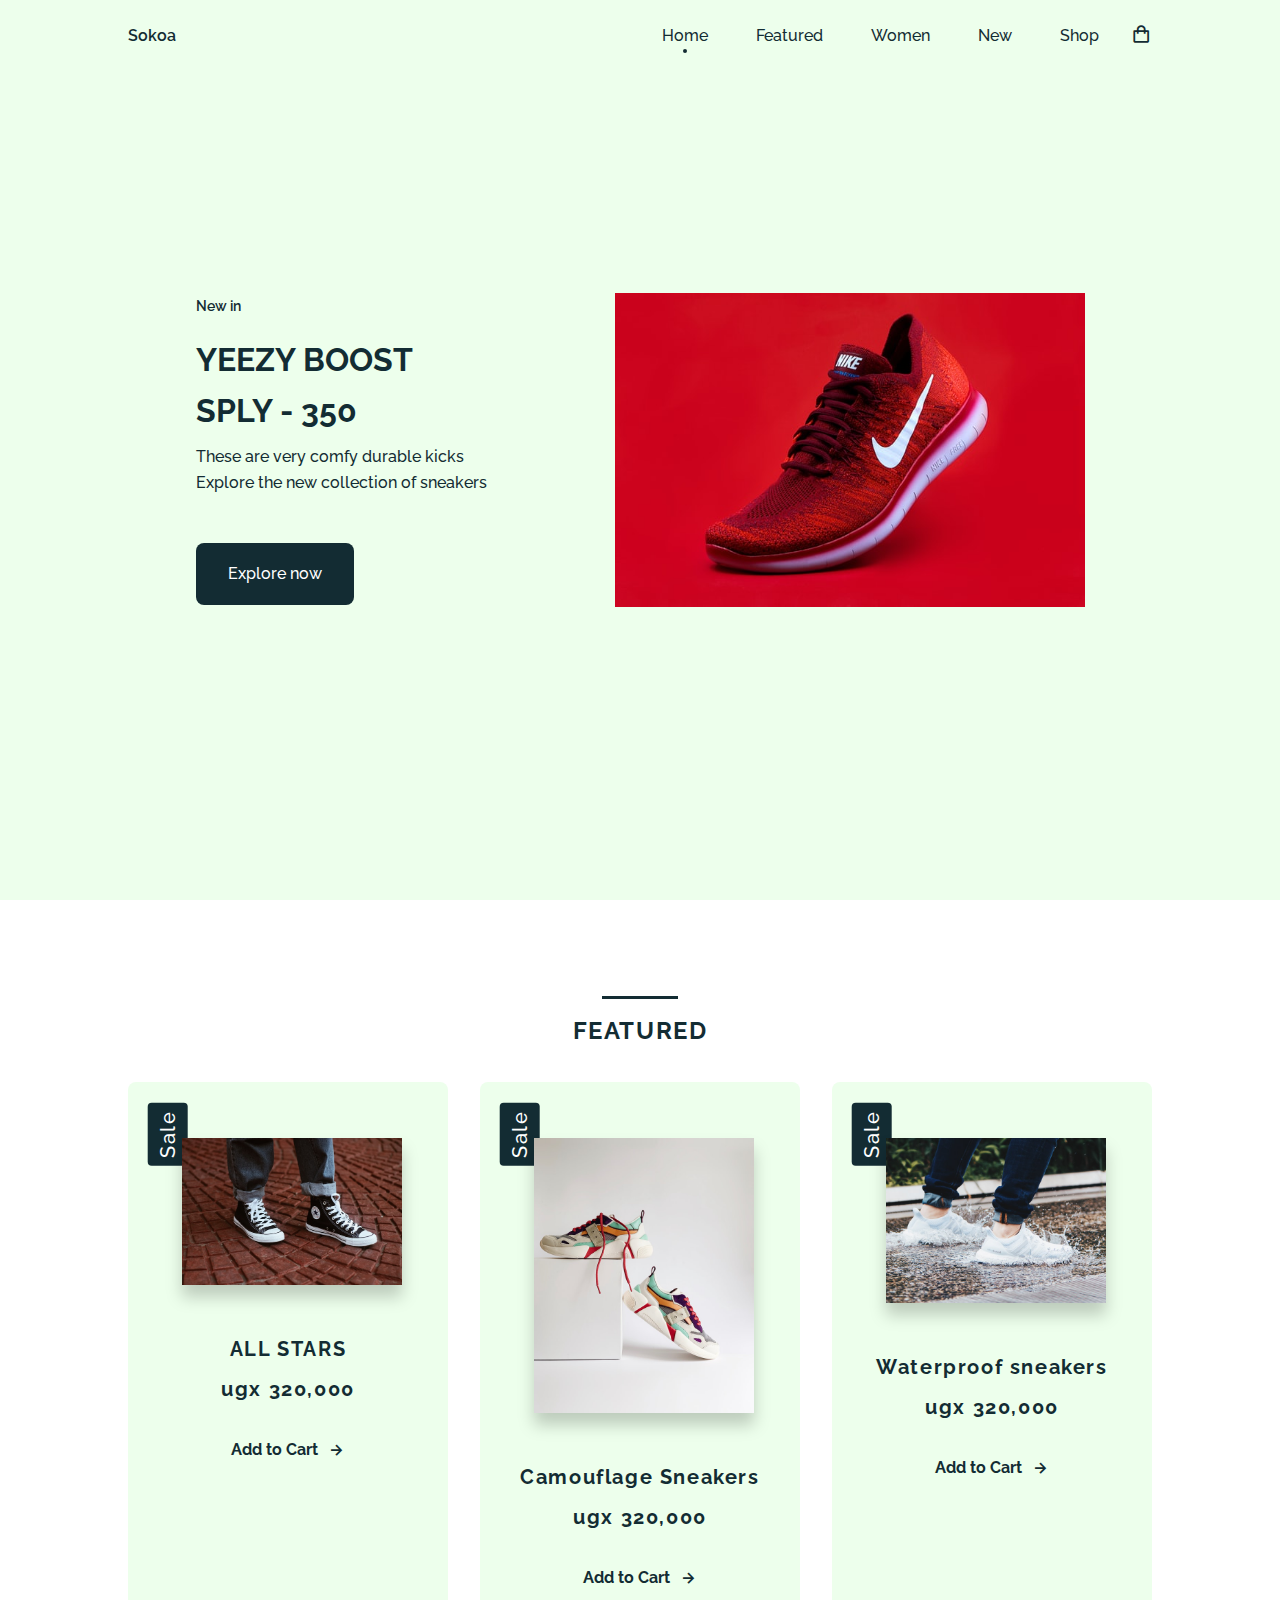
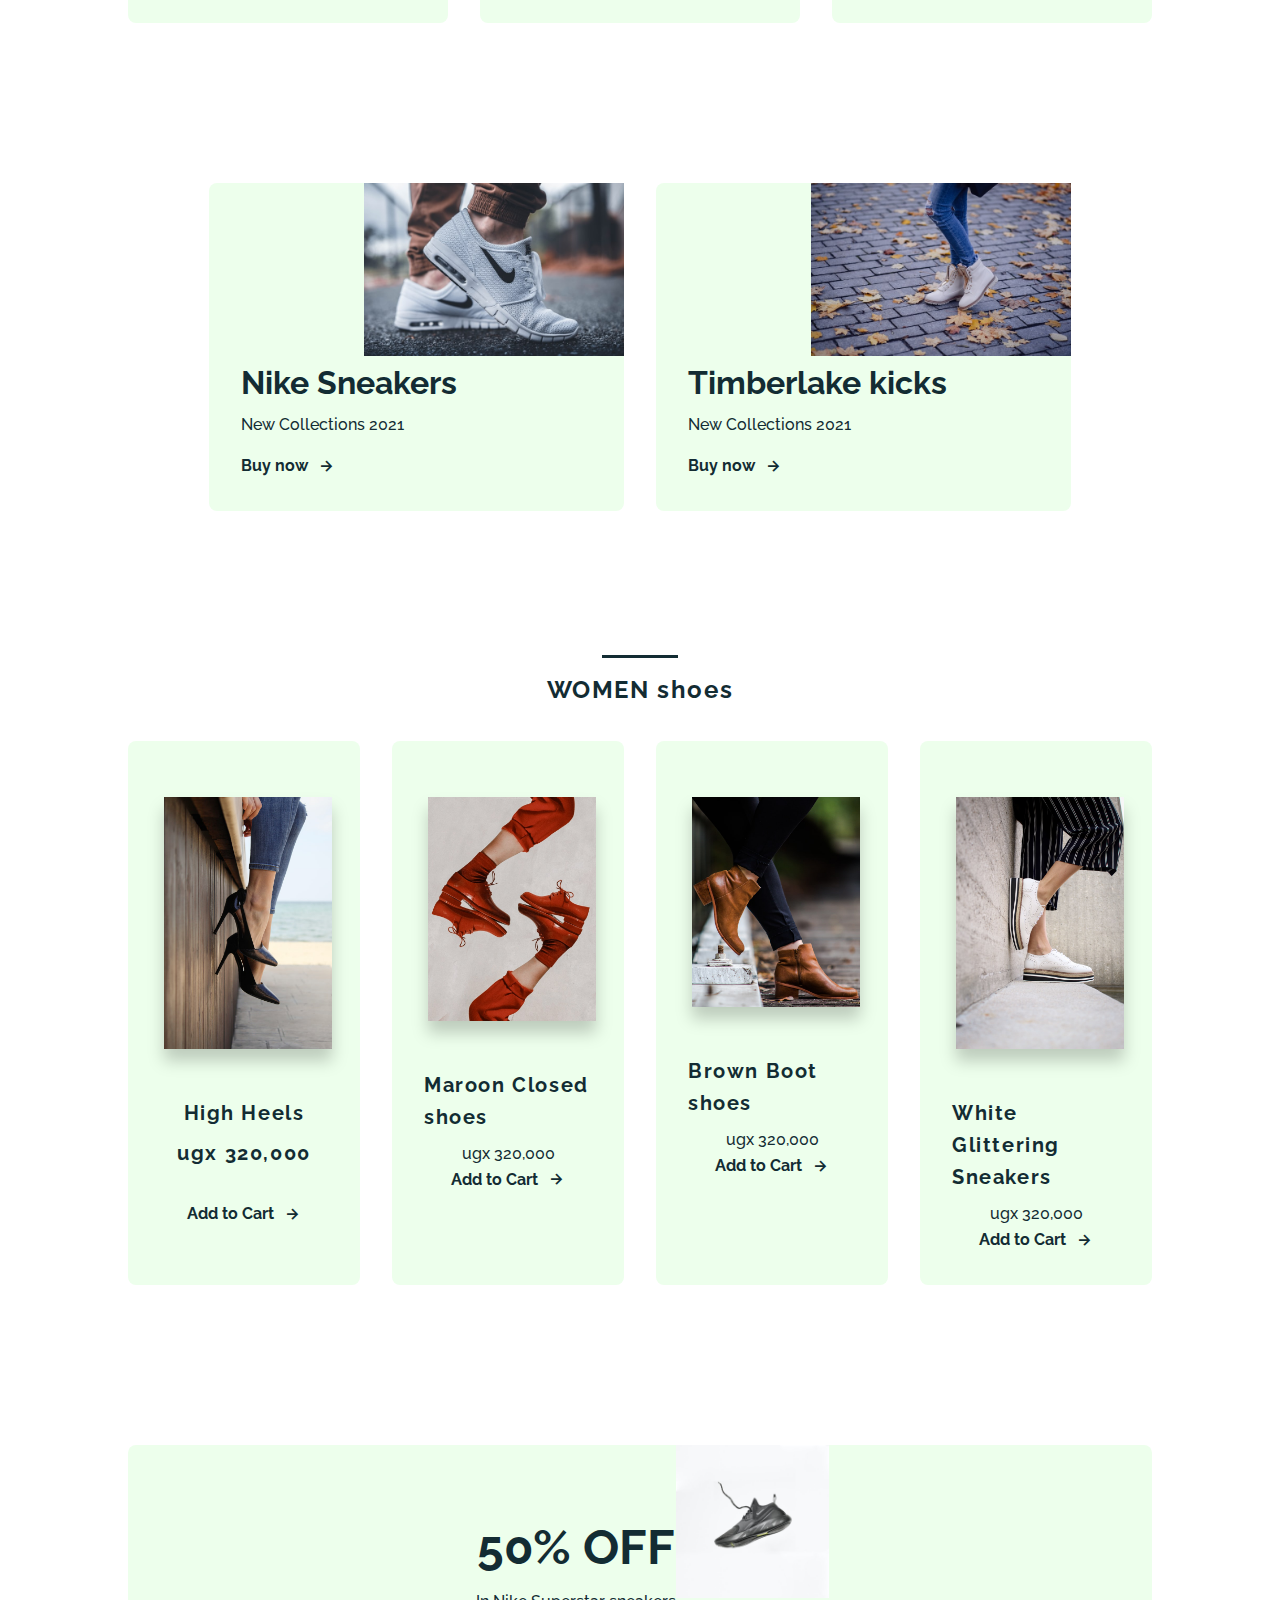
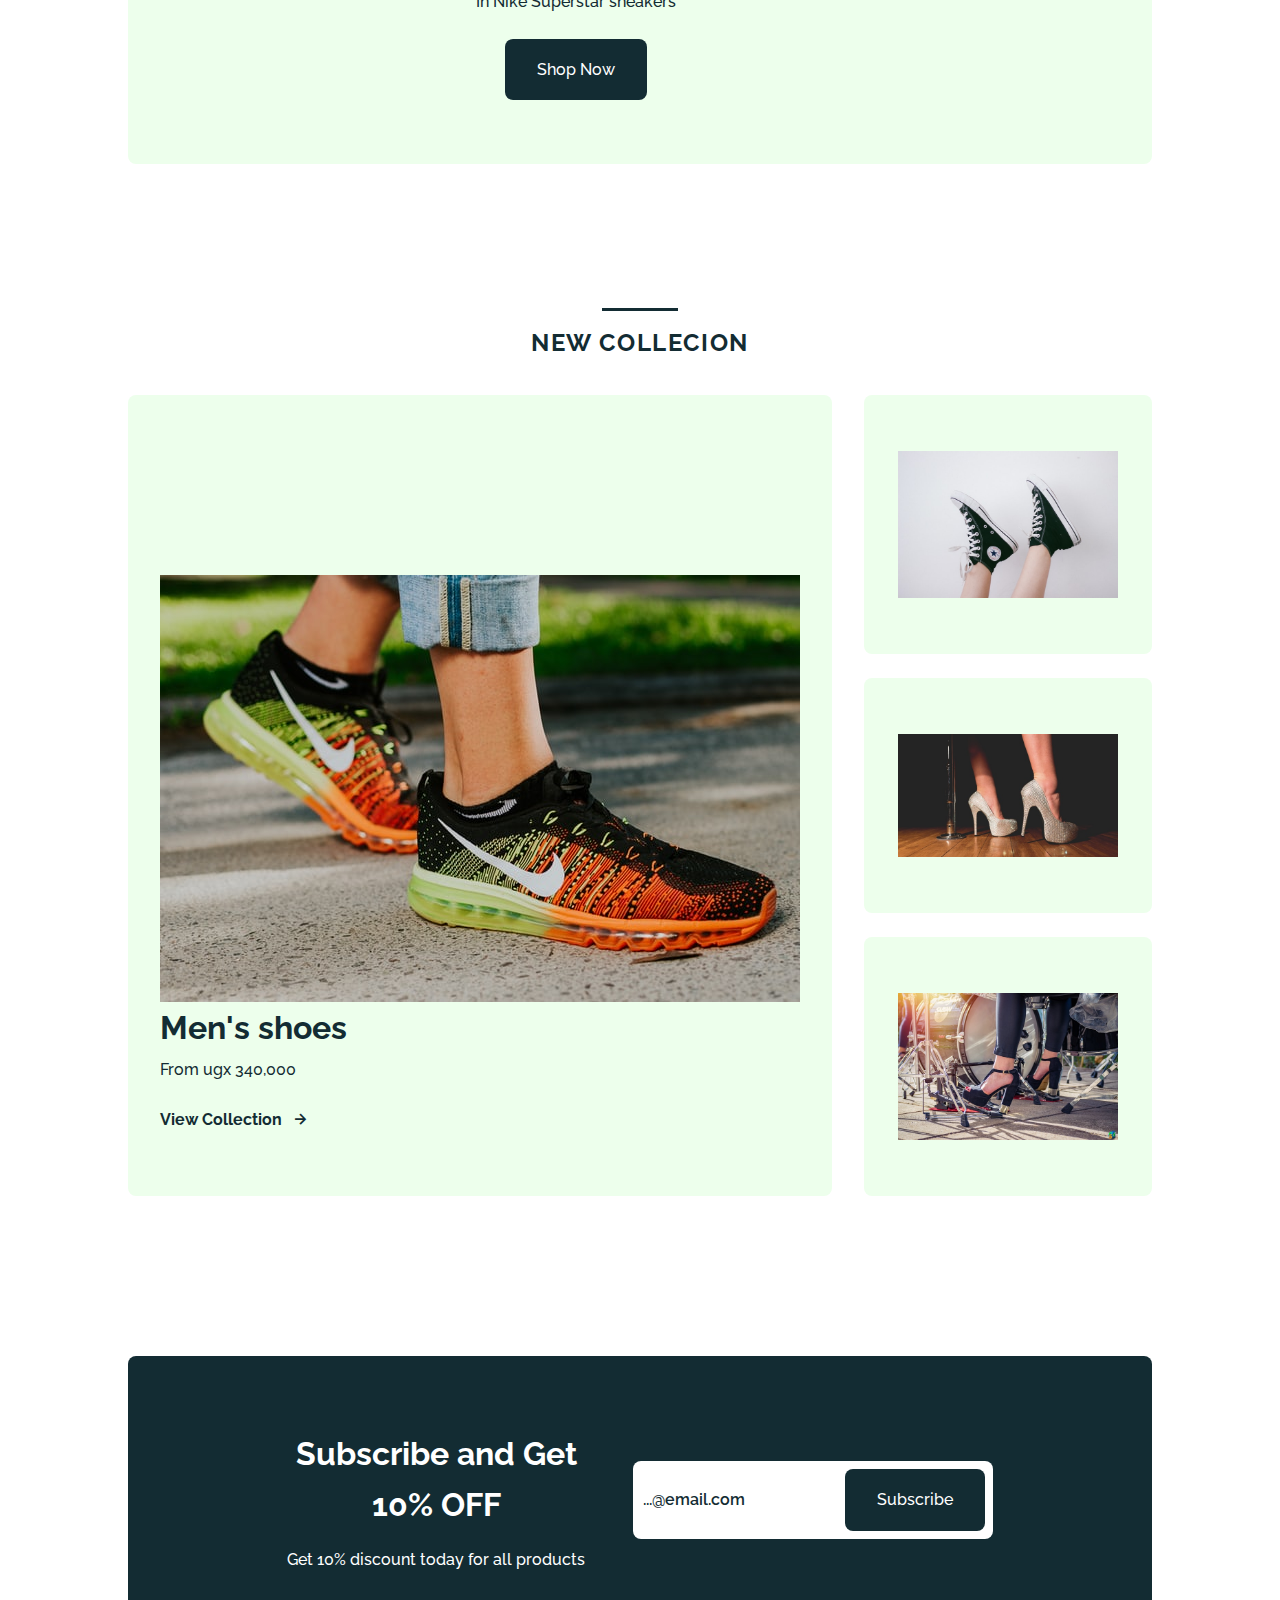
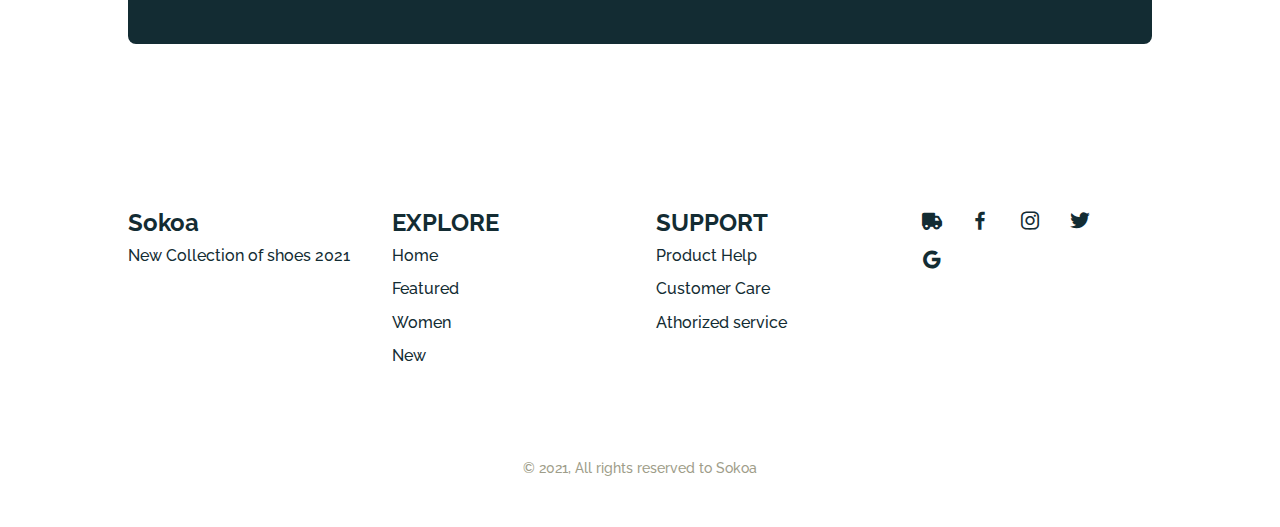
<file: index.html>
<!DOCTYPE html>
<html lang="en">
<head>
    <meta charset="UTF-8">
    <meta http-equiv="X-UA-Compatible" content="IE=edge">
    <meta name="viewport" content="width=device-width, initial-scale=1.0">
    <title>Ecommerce website</title>

    <!-- boxicons -->
    <link href="https://unpkg.com/boxicons@2.0.7/css/boxicons.min.css" rel="stylesheet">

    <!-- css -->
    <link rel="stylesheet" href="css/style.css">

</head>
<body>

    <!-- ===HEADER=== -->
    <header class="header" id="header">
        <nav class="nav bd-grid">
            <div class="nav__toggle" id="nav-toggle">
                 <i class="bx bxs-grid"></i>
            </div>

            <a href="#home" class="nav__logo">Sokoa</a>

            <div class="nav__menu" id="nav-menu">
                <ul class="nav__list">
                    <li class="nav__item"><a href="#home" class="nav__link active">Home</a></li>
                    <li class="nav__item"><a href="#featured" class="nav__link">Featured</a></li>
                    <li class="nav__item"><a href="#women" class="nav__link">Women</a></li>
                    <li class="nav__item"><a href="#new" class="nav__link">New</a></li>
                    <li class="nav__item"><a href="./shop.html" class="nav__link">Shop</a></li>
                </ul>
            </div>  

            <div class="nav__shop">
                <i class="bx bx-shopping-bag"></i>
            </div>

        </nav>
    </header>

    <!-- ===MAIN=== -->
    <main class="main">

        <!-- /* === HOME ===*/ -->
        <section class="home" id="home">
            <div class="home__container bd-grid">
                <div class="home__sneaker">
                    <!-- <div class="home__shape"></div> -->
                    <img src="img/shoes4.jpg" alt="red_sneaker" class="home__img">
                </div>

                <div class="home__data">
                    <span class="home__new">New in</span>
                    <h1 class="home__title">YEEZY  BOOST <br> SPLY - 350 </h1>
                    <p class="home__description">These are very comfy durable kicks <br> Explore the new collection of sneakers</p>
                    <a href="#" class="button">Explore now</a>
                </div>

            </div>
        </section>


        <!-- /* === FEATURED ===*/ -->
<section class="featured section" id="featured">

    <h2 class="section-title">FEATURED</h2>

    <div class="featured__container bd-grid">
        <article class="sneaker">
            <div class="sneaker__sale">Sale</div>
            <img src="img/shoes5.jpg" alt="" class="sneaker__img">
            <span class="sneaker__name">ALL STARS</span>
            <span class="sneaker__price">ugx 320,000</span>
            <a href="#" class="button-light">Add to Cart <i class="bx bx-right-arrow-alt button-icon"></i> </a>
        </article>

        <article class="sneaker">
            <div class="sneaker__sale">Sale</div>
            <img src="img/shoes6.jpg" alt="" class="sneaker__img">
            <span class="sneaker__name">Camouflage Sneakers</span>
            <span class="sneaker__price">ugx 320,000</span>
            <a href="#" class="button-light">Add to Cart <i class="bx bx-right-arrow-alt button-icon"></i> </a>
        </article>

        <article class="sneaker">
            <div class="sneaker__sale">Sale</div>
            <img src="img/shoes2.jpg" alt="" class="sneaker__img">
            <span class="sneaker__name">Waterproof sneakers</span>
            <span class="sneaker__price">ugx 320,000</span>
            <a href="#" class="button-light">Add to Cart <i class="bx bx-right-arrow-alt button-icon"></i> </a>
        </article>

    </div>

</section>


        <!-- /* === COLLECTION ===*/ -->
            <section class="collection section">
                <div class="collection__container bd-grid">
                    <div class="collection__card">
                        <div class="collection__data">
                            <h3 class="collection__name">Nike Sneakers</h3>
                            <p class="collection__description">New Collections 2021</p>
                            <a href="#" class="button-light">Buy now <i class="bx bx-right-arrow-alt button-icon"></i></a>
                        </div>

                        <img src="img/shoes8.jpg" alt="Stools for sale" class="collection__img">

                    </div>

                    <div class="collection__card">
                        <div class="collection__data">
                            <h3 class="collection__name">Timberlake kicks</h3>
                            <p class="collection__description">New Collections 2021</p>
                            <a href="#" class="button-light">Buy now <i class="bx bx-right-arrow-alt button-icon"></i></a>
                        </div>

                        <img src="img/shoes7.jpg" alt="Stools for sale" class="collection__img">

                    </div>

                </div>
            </section>


        <!-- /* === WOMEN SNEAKERS ===*/ -->
            <section class="women section" id="women">
                <h2 class="section-title">WOMEN shoes</h2>
                <div class="women__container bd-grid">
                    <article class="sneaker">
                        <img src="img/shoes1.jpg" alt="Female_shoes" class="sneaker__img rot">
                        <span class="sneaker__name">High Heels</span>
                        <span class="sneaker__price">ugx 320,000</span>
                        <a href="#" class="button-light">Add to Cart <i class="bx bx-right-arrow-alt button-icon"></i> </a>
                    </article>
            
                    <article class="sneaker">
                        <img src="img/shoes.jpg" alt="" class="sneaker__img">
                        <span class="sneaker__name">Maroon Closed shoes</span>
                        <span class="sneaker3__price">ugx 320,000</span>
                        <a href="#" class="button-light">Add to Cart <i class="bx bx-right-arrow-alt button-icon"></i> </a>
                    </article>

                    <article class="sneaker">
                        <img src="img/shoes3.jpg" alt="" class="sneaker__img">
                        <span class="sneaker__name">Brown Boot shoes</span>
                        <span class="sneaker3__price">ugx 320,000</span>
                        <a href="#" class="button-light">Add to Cart <i class="bx bx-right-arrow-alt button-icon"></i> </a>
                    </article>

                    <article class="sneaker">
                        <img src="img/shoes9.jpg" alt="" class="sneaker__img">
                        <span class="sneaker__name">White Glittering Sneakers</span>
                        <span class="sneaker3__price">ugx 320,000</span>
                        <a href="#" class="button-light">Add to Cart <i class="bx bx-right-arrow-alt button-icon"></i> </a>
                    </article>
            
                </div>

            </section>

        <!-- /* === OFFER ===*/ -->
            <section class="offer section">
                <div class="offer__container bd-grid">
                    <div class="offer__data">
                        <h3 class="offer__title">50% OFF</h3>
                        <p class="offer__description">In Nike Superstar sneakers</p>
                        <a href="#" class="button">Shop Now</a>
                    </div>

                    <img src="img/shoes10.jpg" alt="Nike black shoes" class="offer__img">

                </div>
            </section>

        <!-- /* === NEW COLLECTION ===*/ -->
            <section class="new section" id="new">
                <h2 class="section-title">NEW COLLECION</h2>   
                <div class="new__container bd-grid">
                    <div class="new__mens">
                        <img src="img/shoes11.jpg" alt="rainbow shoe" class="new__men-img">
                        <h3 class="new__title">Men's shoes</h3>
                        <span class="new__price">From ugx 340,000</span>
                        <a href="#" class="button-light">View Collection <i class="bx bx-right-arrow-alt button-icon"></i> </a>
                    </div>

                    <div class="new__sneaker">
                        <div class="new__sneaker-card">
                            <img src="img/shoes12.jpg" alt="" class="new__sneaker-img">
                            <div class="new__sneaker-overlay">
                                <a href="#" class="button">Add to Cart</a>
                            </div>
                        </div>

                        <div class="new__sneaker-card">
                            <img src="img/shoes13.jpg" alt="" class="new__sneaker-img">
                            <div class="new__sneaker-overlay">
                                <a href="#" class="button">Add to Cart</a>
                            </div>
                        </div>

                        <div class="new__sneaker-card">
                            <img src="img/shoes14.jpg" alt="" class="new__sneaker-img">
                            <div class="new__sneaker-overlay">
                                <a href="#" class="button">Add to Cart</a>
                            </div>
                        </div>

                    </div>

                </div>
            </section>


        <!-- /* ===  NEWSLETER ===*/ -->
            <section class="newsletter section">
                <div class="newsletter__container bd-grid">
                    <div>
                        <h3 class="newsletter__title">Subscribe  and Get <br> 10% OFF </h3>
                        <p class="newsletter__description">Get 10% discount today for all products</p>    
                    </div>

                    <form action="" class="newsletter__subscribe">
                        <input type="text" placeholder="...@email.com" class="newsletter__input">
                        <a href="#" class="button">Subscribe</a>
                    </form>

                </div>
            </section>



    </main>

    <!-- ===FOOTER=== -->

        <footer class="footer section">
            <div class="footer__container bd-grid">
                <div class="footer__box">
                    <h3 class="footer__title">Sokoa</h3>
                    <p class="footer__description">New Collection of shoes 2021</p>
                </div>

                <div class="footer__box">
                    <h3 class="footer__title">EXPLORE </h3>
                    <ul>
                        <li><a href="#home" class="footer__link">Home</a></li>
                        <li><a href="#featured" class="footer__link">Featured</a></li>
                        <li><a href="#women" class="footer__link">Women</a></li>
                        <li><a href="#new" class="footer__link">New </a></li>
                    </ul>
                </div>

                <div class="footer__box">
                    <h3 class="footer__title">SUPPORT</h3>
                    <ul>
                        <li><a href="#" class="footer__link">Product Help</a></li>
                        <li><a href="#" class="footer__link">Customer Care</a></li>
                        <li><a href="#" class="footer__link">Athorized service</a></li>
                    </ul>
                </div>

                <div class="footer__box">
                    <a href="#" class="footer__social"><i class='bx bxs-truck bx-fade-right' ></i></a>
                    <a href="#" class="footer__social"> <i class="bx bxl-facebook"></i> </a>
                    <a href="#" class="footer__social"> <i class="bx bxl-instagram"></i> </a>
                    <a href="#" class="footer__social"> <i class="bx bxl-twitter"></i> </a>
                    <a href="#" class="footer__social"> <i class="bx bxl-google"></i> </a>
                </div>


            </div>

            <!-- &#169; = &copy -->
            <p class="footer__copy">&copy; 2021, All rights reserved to Sokoa</p>

        </footer>

    <!-- js -->
    <script src="js/script.js"></script>

</body>
</html>
</file>
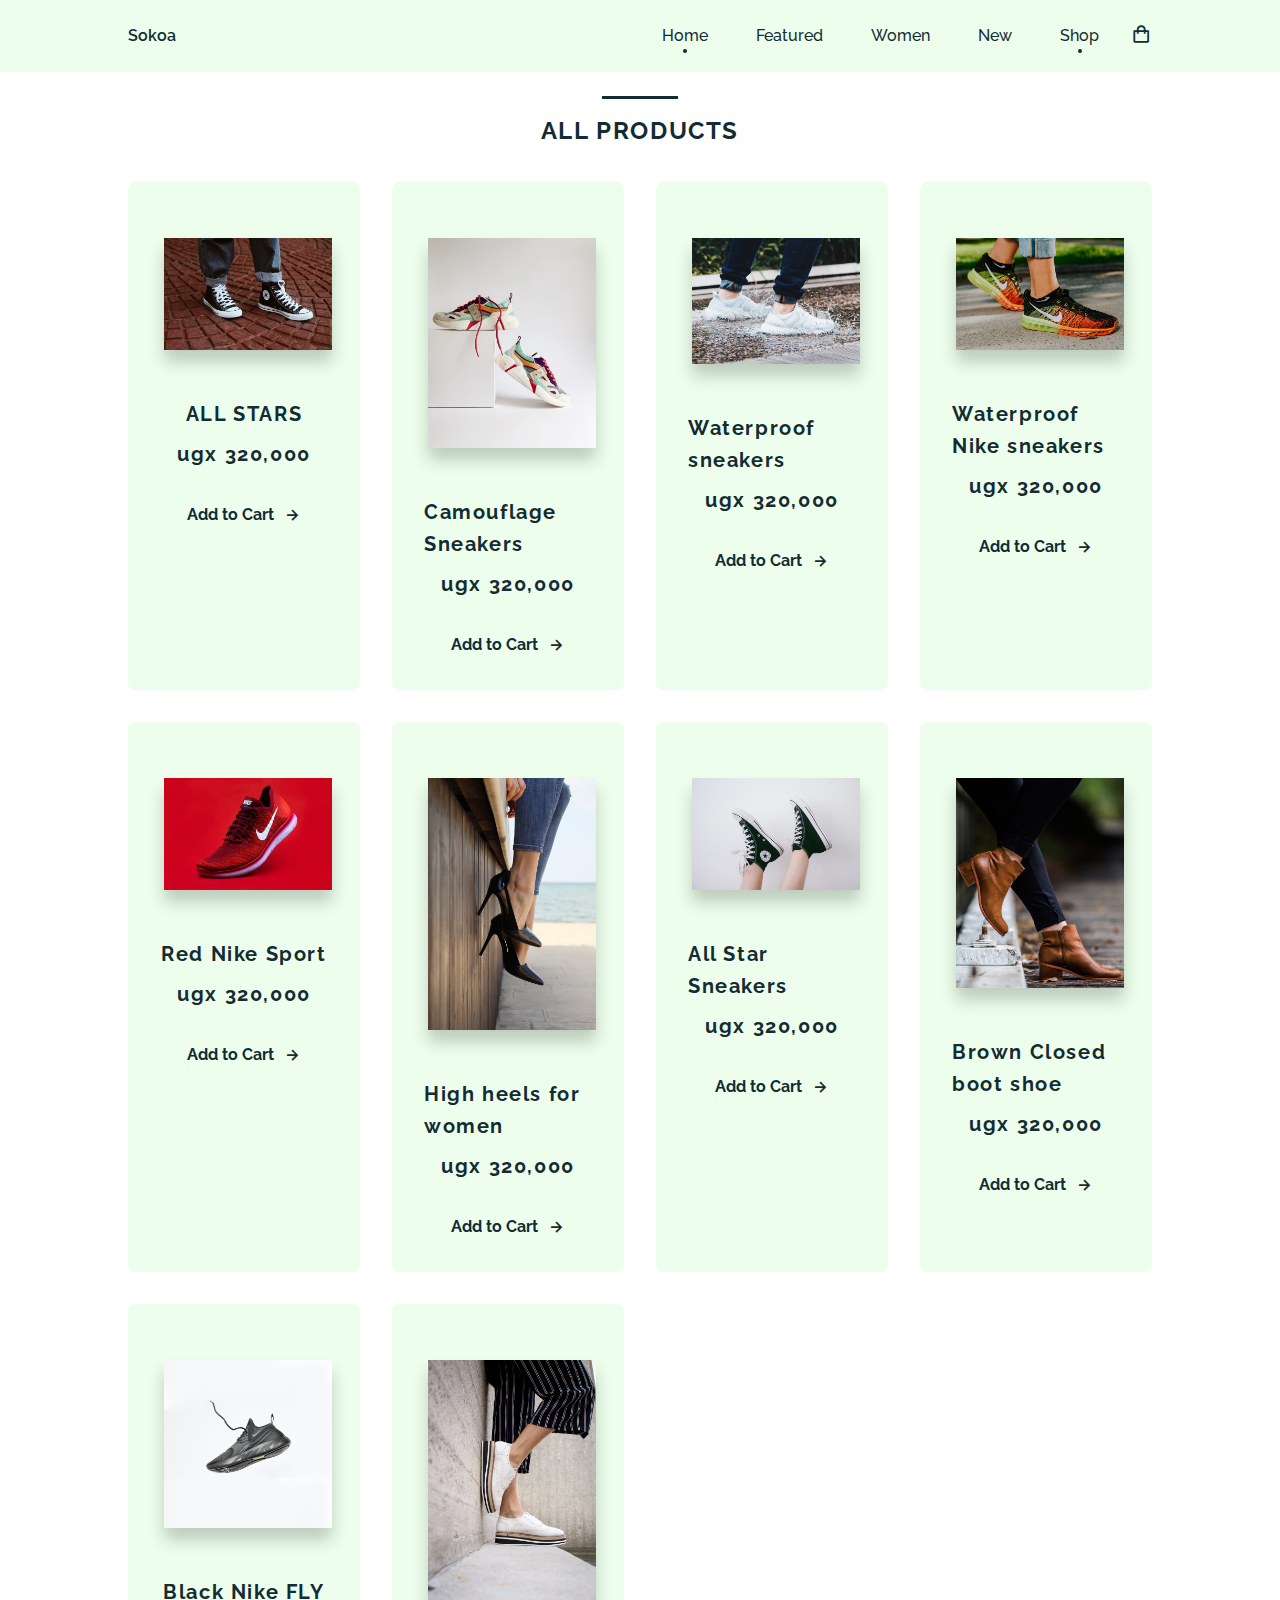
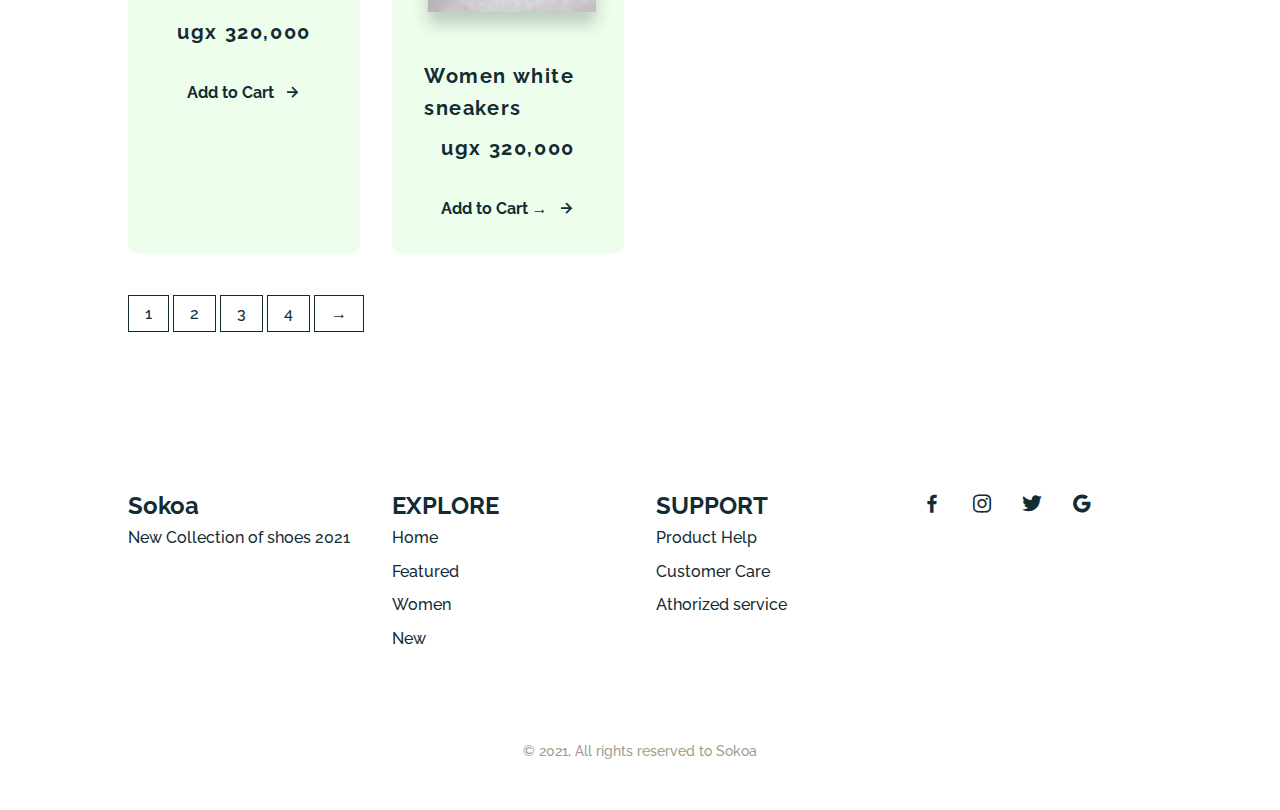
<file: shop.html>
<!DOCTYPE html>
<html lang="en">
<head>
    <meta charset="UTF-8">
    <meta http-equiv="X-UA-Compatible" content="IE=edge">
    <meta name="viewport" content="width=device-width, initial-scale=1.0">
    
    <!-- boxicons -->
    <link href="https://unpkg.com/boxicons@2.0.7/css/boxicons.min.css" rel="stylesheet">

    <!-- css -->
    <link rel="stylesheet" href="css/style.css">
    
    <title>Ecommerce website - Shop</title>
</head>
<body>
    
    <!-- === HEADER === -->
    <header class="header" id="header">

        <nav class="nav bd-grid">
            <div class="nav__toggle" id="nav-toggle">
                 <i class="bx bxs-grid"></i>
            </div>

            <a href="./index.html" class="nav__logo">Sokoa</a>

            <div class="nav__menu" id="nav-menu">
                <ul class="nav__list">
                    <li class="nav__item"><a href="./index.html" class="nav__link active">Home</a></li>
                    <li class="nav__item"><a href="./index.html#featured" class="nav__link">Featured</a></li>
                    <li class="nav__item"><a href="./index.html#women" class="nav__link">Women</a></li>
                    <li class="nav__item"><a href="./index.html#new" class="nav__link">New</a></li>
                    <li class="nav__item"><a href="#shop" class="nav__link active">Shop</a></li>
                </ul>
            </div>  

            <div class="nav__shop">
                <i class="bx bx-shopping-bag"></i>
            </div>

        </nav>

    </header>



    <!-- === ALL PRODUCTS === -->
    <main class="main">

<!-- === ALL PRODUCTS - from the featured section in the index.html === -->
        <section class="featured section" id="shop">

            <h2 class="section-title">ALL PRODUCTS</h2>
        
            <div class="featured__container bd-grid">
                <article class="sneaker">
                    <img src="img/shoes5.jpg" alt="" class="sneaker__img">
                    <span class="sneaker__name">ALL STARS</span>
                    <span class="sneaker__price">ugx 320,000</span>
                    <a href="#" class="button-light">Add to Cart <i class="bx bx-right-arrow-alt button-icon"></i> </a>
                </article>
        
                <article class="sneaker">
                    <img src="img/shoes6.jpg" alt="" class="sneaker__img">
                    <span class="sneaker__name">Camouflage Sneakers</span>
                    <span class="sneaker__price">ugx 320,000</span>
                    <a href="#" class="button-light">Add to Cart <i class="bx bx-right-arrow-alt button-icon"></i> </a>
                </article>
        
                <article class="sneaker">
                    <img src="img/shoes2.jpg" alt="" class="sneaker__img">
                    <span class="sneaker__name">Waterproof sneakers</span>
                    <span class="sneaker__price">ugx 320,000</span>
                    <a href="#" class="button-light">Add to Cart <i class="bx bx-right-arrow-alt button-icon"></i> </a>
                </article>

                <!-- <div class="hid"> -->
                    <article class="sneaker">
                        <img src="img/shoes11.jpg" alt="" class="sneaker__img">
                        <span class="sneaker__name">Waterproof Nike sneakers</span>
                        <span class="sneaker__price">ugx 320,000</span>
                        <a href="#" class="button-light">Add to Cart <i class="bx bx-right-arrow-alt button-icon"></i> </a>
                    </article>
            
                    <article class="sneaker">
                        <img src="img/shoes4.jpg" alt="" class="sneaker__img">
                        <span class="sneaker__name">Red Nike Sport</span>
                        <span class="sneaker__price">ugx 320,000</span>
                        <a href="#" class="button-light">Add to Cart <i class="bx bx-right-arrow-alt button-icon"></i> </a>
                    </article>
            
                    <article class="sneaker">
                        <img src="img/shoes1.jpg" alt="" class="sneaker__img">
                        <span class="sneaker__name">High heels for women</span>
                        <span class="sneaker__price">ugx 320,000</span>
                        <a href="#" class="button-light">Add to Cart <i class="bx bx-right-arrow-alt button-icon"></i> </a>
                    </article>
                <!-- </div> -->
        
                <!-- <div class="hid"> -->
                <article class="sneaker">
                    <img src="img/shoes12.jpg" alt="" class="sneaker__img">
                    <span class="sneaker__name">All Star Sneakers</span>
                    <span class="sneaker__price">ugx 320,000</span>
                    <a href="#" class="button-light">Add to Cart <i class="bx bx-right-arrow-alt button-icon"></i> </a>
                </article>

                <article class="sneaker">
                    <img src="img/shoes3.jpg" alt="" class="sneaker__img">
                    <span class="sneaker__name">Brown Closed boot shoe</span>
                    <span class="sneaker__price">ugx 320,000</span>
                    <a href="#" class="button-light">Add to Cart <i class="bx bx-right-arrow-alt button-icon"></i> </a>
                </article>
        
                <article class="sneaker">
                    <img src="img/shoes10.jpg" alt="" class="sneaker__img">
                    <span class="sneaker__name">Black Nike FLY</span>
                    <span class="sneaker__price">ugx 320,000</span>
                    <a href="#" class="button-light">Add to Cart <i class="bx bx-right-arrow-alt button-icon"></i> </a>
                </article>
                <!-- </div> -->
        
                <article class="sneaker">
                    <img src="img/shoes9.jpg" alt="" class="sneaker__img">
                    <span class="sneaker__name">Women white sneakers</span>
                    <span class="sneaker__price">ugx 320,000</span>
                    <a href="#" class="button-light">Add to Cart &#8594 <i class="bx bx-right-arrow-alt button-icon"></i> </a>
                </article>
            </div>
        
            <div class="sneaker__pages bd-grid">
                <div>
                    <span id="" class="sneaker__pag">1</span>
                    <span id="" class="sneaker__pag">2</span>
                    <span id="" class="sneaker__pag">3</span>
                    <span id="" class="sneaker__pag">4</span>
                    <span id="" class="sneaker__pag">&#8594</span>
                </div>
            </div>

        </section>
        

    </main>


    <!-- === FOOTER === -->
    <footer class="footer section">
        <div class="footer__container bd-grid">
            <div class="footer__box">
                <h3 class="footer__title">Sokoa</h3>
                <p class="footer__description">New Collection of shoes 2021</p>
            </div>

            <div class="footer__box">
                <h3 class="footer__title">EXPLORE </h3>
                <ul>
                    <li><a href="#home" class="footer__link">Home</a></li>
                    <li><a href="#featured" class="footer__link">Featured</a></li>
                    <li><a href="#women" class="footer__link">Women</a></li>
                    <li><a href="#new" class="footer__link">New </a></li>
                </ul>
            </div>

            <div class="footer__box">
                <h3 class="footer__title">SUPPORT</h3>
                <ul>
                    <li><a href="#" class="footer__link">Product Help</a></li>
                    <li><a href="#" class="footer__link">Customer Care</a></li>
                    <li><a href="#" class="footer__link">Athorized service</a></li>
                </ul>
            </div>

            <div class="footer__box">
                <a href="#" class="footer__social"> <i class="bx bxl-facebook"></i> </a>
                <a href="#" class="footer__social"> <i class="bx bxl-instagram"></i> </a>
                <a href="#" class="footer__social"> <i class="bx bxl-twitter"></i> </a>
                <a href="#" class="footer__social"> <i class="bx bxl-google"></i> </a>
            </div>


        </div>

        <!-- &#169; = &copy -->
        <p class="footer__copy">&copy; 2021, All rights reserved to Sokoa</p>

    </footer>


    <script src="js/script.js"></script>

</body>
</html>
</file>
<file: css/style.css>
/* ===GOOGLE FONTS===*/
@import url('https://fonts.googleapis.com/css2?family=Raleway&family=Roboto+Slab&display=swap');

 /* ===CSS VARIABLES===*/
:root{
    --header-height:3rem;



/* === font weight===*/
--font-medium: 500;
--font-semi-bold:600;
--font-bold:700;

/* === colors===*/
--dark-color: #132c33; /*#194350*/
--dark-color-light: #9e9d89;
--dark-color-lighten: #edffec;
--white-color: #FFFFFF;

/* === font and typography===*/
--body-font: 'Raleway', sans-serif;
--big-font-size : 1.25rem;
--bigger-font-size : 1.5rem; 
--biggest-font-size : 2rem;
--h2-font-size : 1.25rem;
--normal-font-size : .938rem;
--smallest-font-size : .813rem;

/* === margins ===*/
--mb-1: .5rem;
--mb-2: 1rem;
--mb-3: 1.5rem;
--mb-4: 2rem;
--mb-5: 2.5rem;
--mb-6: 3rem;


/* === z-index ===*/
--z-fixed: 100;

/* === rotate image ===*/
--rotate-img : rotate(-30deg);

} 

/* === media queries ===*/
@media screen and (min-width: 768px){
    :root{
        --big-font-size : 1.5rem;
        --bigger-font-size : 2rem; 
        --biggest-font-size : 3rem;
        --normal-font-size : 1rem;
        --smallest-font-size : .875rem;
    }
}


/* === BASE ===*/
*, ::before,::after {
    box-sizing: border-box;
}

html{
    scroll-behavior: smooth;
}

body{
    margin: var(--header-height) 0 0 0;
    font-family: var(--body-font);
    font-size: var(--normal-font-size);
    font-weight: var(--font-medium);
    color: var(--dark-color);
    line-height: 1.6;
}

h1,h2,h3,p,ul{
    margin: 0;
}

ul{
    padding: 0;
    list-style: none;
}

a{
    text-decoration: none;
    color: var(--dark-color);
}

img{
    max-width: 100%;
    height: auto;
    display: block;
}

/* === CLASS CSS ===*/
.section{
    padding: 5rem 0 2rem;
}

.section-title {
    position: relative;
    font-size: var(--big-font-size);
    margin-bottom: var(--mb-4);
    text-align: center;
    letter-spacing: .1rem;
}

.section-title::after{
    content: '';
    position: absolute;
    width: 56px;
    height: .18rem;
    top: -1rem;
    left: 0;
    right: 0;
    margin: auto;
    background-color: var(--dark-color);
}


/* === LAYOUT ===*/
.bd-grid{
    max-width: 1024px;
    display: grid;
    grid-template-columns: 100%;
    column-gap: 2rem;
    width: calc(100% - 2rem);
    margin-left: var(--mb-2);
    margin-right: var(--mb-2);
}

.header{
    width: 100%;
    position: fixed;
    top: 0;
    left: 0;
    z-index: var(--z-fixed);
    background-color: var(--dark-color-lighten);
}



/* === NAV ===*/
.nav{
    height: var(--header-height);
    display: flex;
    justify-content: space-between;
    align-items: center;
}

@media screen and (max-width: 768px){
    .nav__menu{
        position: fixed;
        top: var(--header-height);
        left: -100%;
        width: 70%;
        height: 100vh;
        padding: 2rem; 
        background-color: var(--white-color);
        transition: .5s;
    }
}

.nav__item{
    margin-bottom: var(--mb-4);
}

.nav__logo{
    font-weight: var(--font-semi-bold);
}

.nav__toggle, .nav__shop{
     font-size: 1.3rem;
     cursor: pointer;
}





/* === show menu ===*/
.show{
    left: 0;
}


/* === Active link ===*/
.active{
    position: relative;  
}

.active::before{
    content: '';
    position: absolute;
    bottom: -.5rem;
    left: 45%;
    width: 4px;
    height: 4px;
    background-color: var(--dark-color);
    border-radius: 50%;
}


/* === change color header ===*/
.scroll-header{
    background-color: var(--white-color);
    box-shadow: 0 2px 4px rgba(0, 0, 0, .1);
}



/* === HOME ===*/
.home{
    background-color: var(--dark-color-lighten);
    overflow: hidden;
}

.home__container {
    height: calc(100vh - var(--header-height));
}

.home__sneaker{
    position: relative;
    display: flex;
    justify-content: center;
    align-self: center;
}

/* 
will use this when I get a transparent background image
.home__shape{
    width: 220px;
    height: 220px;
    background-color: var(--dark-color);
    border-radius: 50%;
}
*/

.home__img{
    max-width: initial;
    /* width: 275px; */
    /* position: absolute; */
    /* top: -150px; */
    /* top: -5.5rem ; */
    /* margin-right: 200px; */
    /* border-radius: 50%; */
    /* transform: var(--rotate-img); */
} 

.home__new{
    display: block;
    font-size: var(--smallest-font-size);
    font-weight: var(--font-semi-bold);
    margin-bottom: var(--mb-2);
}

.home__title{
font-size: var(--bigger-font-size);
margin-bottom: var(--mb-1);
}

.home__description{
    margin-bottom: var(--mb-6);

}


/* BUTTONS */
.button{
    display: inline-block;
    background-color: var(--dark-color);
    color: var(--white-color);
    padding: 1.123rem 2rem;
    font-weight: var(--font-medium);
    border-radius: .5rem;
    transition: .3s;
}

.button:hover{
    transform: translateY(-.25rem);
}

.button-light{
    display: inline-flex;
    color: var(--dark-color);
    align-items: center;
    font-weight: var(--font-bold);
}

.button-icon{
    font-size:1.25rem ;
    margin-left: var(--mb-1);
    transition: .3s;
}

.button-light:hover   .button-icon{
    transform: translateX(.25rem);
}


/* === FEATURED ===*/
.featured__container{
    row-gap: 2rem;
    grid-template-columns: repeat(auto-fit, minmax(220px, 1fr));

}

.sneaker{
    position: relative;
    display: flex;
    flex-direction: column;
    align-items: center;
    padding: 2rem;
    background-color: var(--dark-color-lighten);
    border-radius: .5rem;
    transition: .3s;
}

.sneaker__sale{
    position: absolute;
    left: 0.5rem;
    background-color: var(--dark-color);
    color: var(--white-color);
    padding: .25rem .5rem;
    border-radius: .25rem;
    font-size: var(--h2-font-size);
    transform: rotate(-90deg);
    letter-spacing: .1rem ;
}

.sneaker__img{
    width: 220px;
    margin-top: var(--mb-3);
    margin-bottom: var(--mb-6);
    margin-left: var(--mb-1);
    /* transform: var(--rotate-img); */
    filter: drop-shadow(0 12px 8px rgba(0,0,0,.2));
}

.sneaker__name, .sneaker__price{
    font-size: var(--h2-font-size);
    letter-spacing: .1rem;
    font-weight: var(--font-bold);
}

.sneaker__name{
    margin-bottom: var(--mb-1);
}

.sneaker__price{
    margin-bottom: var(--mb-4);
}

.sneaker:hover{
    transform: translateY(-.5rem);
}

/* ==== SNEAKER PAGES IN the shop.html */
.sneaker__pages{
    margin-top: var(--mb-6);
}

.sneaker__pag{
    padding : .5rem 1rem;
    border: 1px solid var(--dark-color);
}

.sneaker__pag:hover{
    background-color: var(--dark-color);
    color: var(--white-color);
    cursor: pointer;
}

/* .hid{
    visibility: hidden;
} */




/* === COLLECTION ===*/
.collection__container{
    row-gap: 2rem;
    justify-content: center;
}

.collection__card{
    position: relative;
    display: flex;
    height: 328px;
    background-color: var(--dark-color-lighten);
    padding: 2rem;
    border-radius: .5rem;
    transition: .3s;
}

.collection__data{
    align-self: flex-end;
}

.collection__img{
    position: absolute;
    top: 0;
    right: 0;
    width: 230px;
}

.collection__name{
    font-size: var(--bigger-font-size);
    margin-bottom: .25rem;
}

.collection__description{
    margin-bottom: var(--mb-2);
}

.collection__card:hover{
    transition: translateY(-.5rem);
}


/* === WOMEN SHOES ===*/
.women__container{
    row-gap: 2rem;
    grid-template-columns: repeat(auto-fit, minmax(220px, 1fr));

}


/* === OFFER ===*/
.offer__container{
    grid-template-columns: 55% 45%;
    column-gap: 0;
    background-color: var(--dark-color-lighten);
    border-radius: .5rem;
    justify-content: center;
}

.offer__data{
    padding: 4rem 0 4rem 1.5rem;
}

.offer__title{
    font-size: var(--biggest-font-size);
    margin-bottom: .25rem;
}

.offer__description{
    margin-bottom: var(--mb-3);
}

.offer__img{
    width: 153px;
}



/* === NEW COLLECTION ===*/
.new__container{
    row-gap: 2rem;
}

.new__mens{
    display: flex;
    flex-direction: column;
    justify-content: center;
    background-color: var(--dark-color-lighten);
    border-radius: .5rem;
    padding: 2rem;
}

.new__mens-img{
    width: 276px;
    margin-bottom: var(--mb-3);
}

.new__title{
    font-size: var(--bigger-font-size);
    margin-bottom: .25rem;
}

.new__price{
    display: block;
    margin-bottom: var(--mb-3);
}

.new__sneaker{
    display: grid;
    gap: 1.5rem;
    grid-template-columns: repeat(auto-fix, minmax(220px,1fr));
}

.new__sneaker-card{
    position: relative;
    padding: 3.5rem 1.5rem;
    background-color: var(--dark-color-lighten);
    border-radius: .5rem;
    overflow: hidden;
    display: flex;
    justify-content: center;
}

.new__sneaker-img{
    width: 220px;
}

.new__sneaker-overlay{
    position: absolute;
    left: 0;
    bottom: -100%;
    width: 100%;
    height: 100%;
    display: flex;
    justify-content: center;
    align-items: center;
    background-color: rgba(138,138,138,.3);
    transition: .3s;
}

.new__sneaker-card:hover  .new__sneaker-overlay{
    bottom: 0;
}


/* ===  NEWSLETER ===*/
.newsletter__container {
    background-color: var(--dark-color);
    color: var(--white-color);
    padding: 2rem .5rem;
    border-radius: .5rem;
    text-align: center;
}

.newsletter__title{
    font-size: var(--bigger-font-size);
    margin-bottom: var(--mb-2);
}

.newsletter__description{
    margin-bottom: var(--mb-5);
}

.newsletter__subscribe{
    display: flex;
    column-gap: .5rem;
    background-color: var(--white-color);
    padding: .5rem;
    border-radius: .5rem;
}

.newsletter__input{
    outline: none;
    border:none;
    width: 90%;
    font-size: var(--normal-font-size);
}

.newsletter__input::placeholder{
    color: var(--dark-color);
    font-family: var(--body-font);
    font-size: var(--normal-font-size);
    font-weight: var(--font-semi-bold);
}




/* === FOOTER ===*/
.footer__container{
    grid-template-columns: repeat(auto-fit, minmax(220px,1fr));
}

.footer__box{
    margin-bottom: var(--mb-4);
}

.footer__title{
    font-size: var(--big-font-size);
}

.footer__link{
    display: block;
    width: max-content;
    margin-bottom: var(--mb-1);
}

.footer__social{
    font-size: 1.5rem;
    margin-right: 1.25rem;
}

.footer__copy{
    padding-top: 3rem;
    font-size: var(--smallest-font-size);
    color: var(--dark-color-light);
    text-align: center;

}


/* === MEDIA QUERIES ===*/
@media screen and (min-width:576px) {
    .collection__container{
        grid-template-columns: 415px;
    }

    .collection__img{
        width: 260px;
    }

    .offer__container{
        grid-template-columns: max-content max-content;
    }

    .offer__data{
        text-align: center;
    }

    .new__mens{
        align-items: center;
    }

}

@media screen and (min-width:768px) {
    body{
        margin: 0;
        /* padding: 0; */
    }

    .section{
        padding: 7rem 0 3rem;
    }

    .section-title::after{
        width: 76px;
    }

    .nav{
        height: calc(var(--header-height) + 1.5rem);
    }

    .nav__menu{
        margin-left: auto;
    }

    .nav__list{
        display: flex;
    }

    .nav__item{
        margin-left: var(--mb-6);
        margin-bottom: 0;
    }

    .nav__toggle{
        display: none;
    }

    .home__container{
        height: 100vh;
        grid-template-columns:  max-content max-content;
        justify-content: center;
        align-items: center;
    }

    .home__sneaker{
        order: 1;
    }
    
    .home__img{
        width: 470px;
        top: 3.5rem;
        right: 0;
        left: -3rem;
    }

    .newsletter__container{
        grid-template-columns: max-content max-content;
        justify-content: center;
        align-items: center;
        padding: 4.5rem 2rem;
        column-gap: 3rem;
    }

    .newsletter__description{
        margin-bottom: 0;
    }

    .newsletter__subscribe{
        width: 360px;
        height: max-content;
    }

}

@media screen and (min-width:1024px) {
    .bd-grid{
        margin-left: auto;
        margin-right: auto;
    }

    .home__container{
        column-gap: 8rem ;
    }

    .collection__container{
        grid-template-columns: repeat(2,415px);
    }

    .new__container{
        grid-template-columns: max-content 1fr;
    }

    .new__mens{
         align-items: initial;
         justify-content: flex-end;
         padding: 4rem 2rem ;
    }

    .new__mens-img{
        margin-bottom: var(--mb-6);
    }
}



/* ===  ===*/

/* ===  ===*/
</file>
